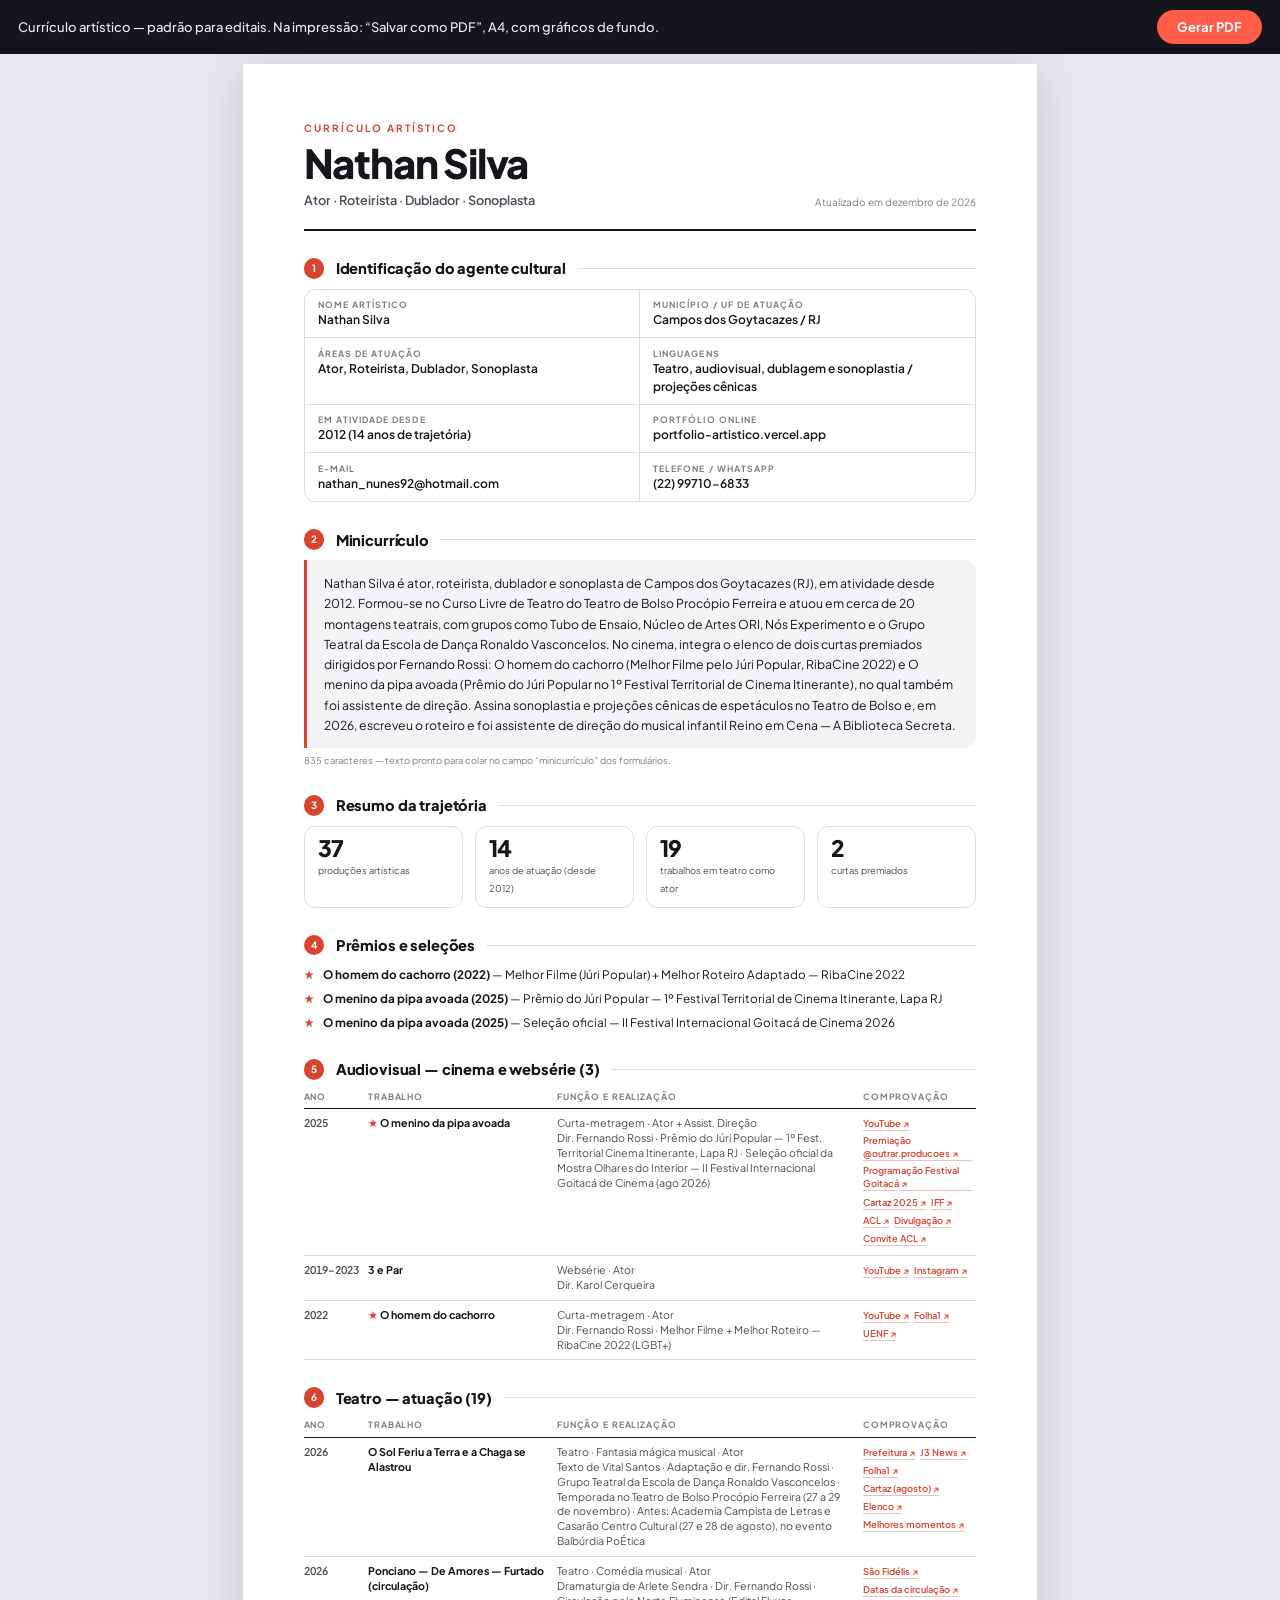
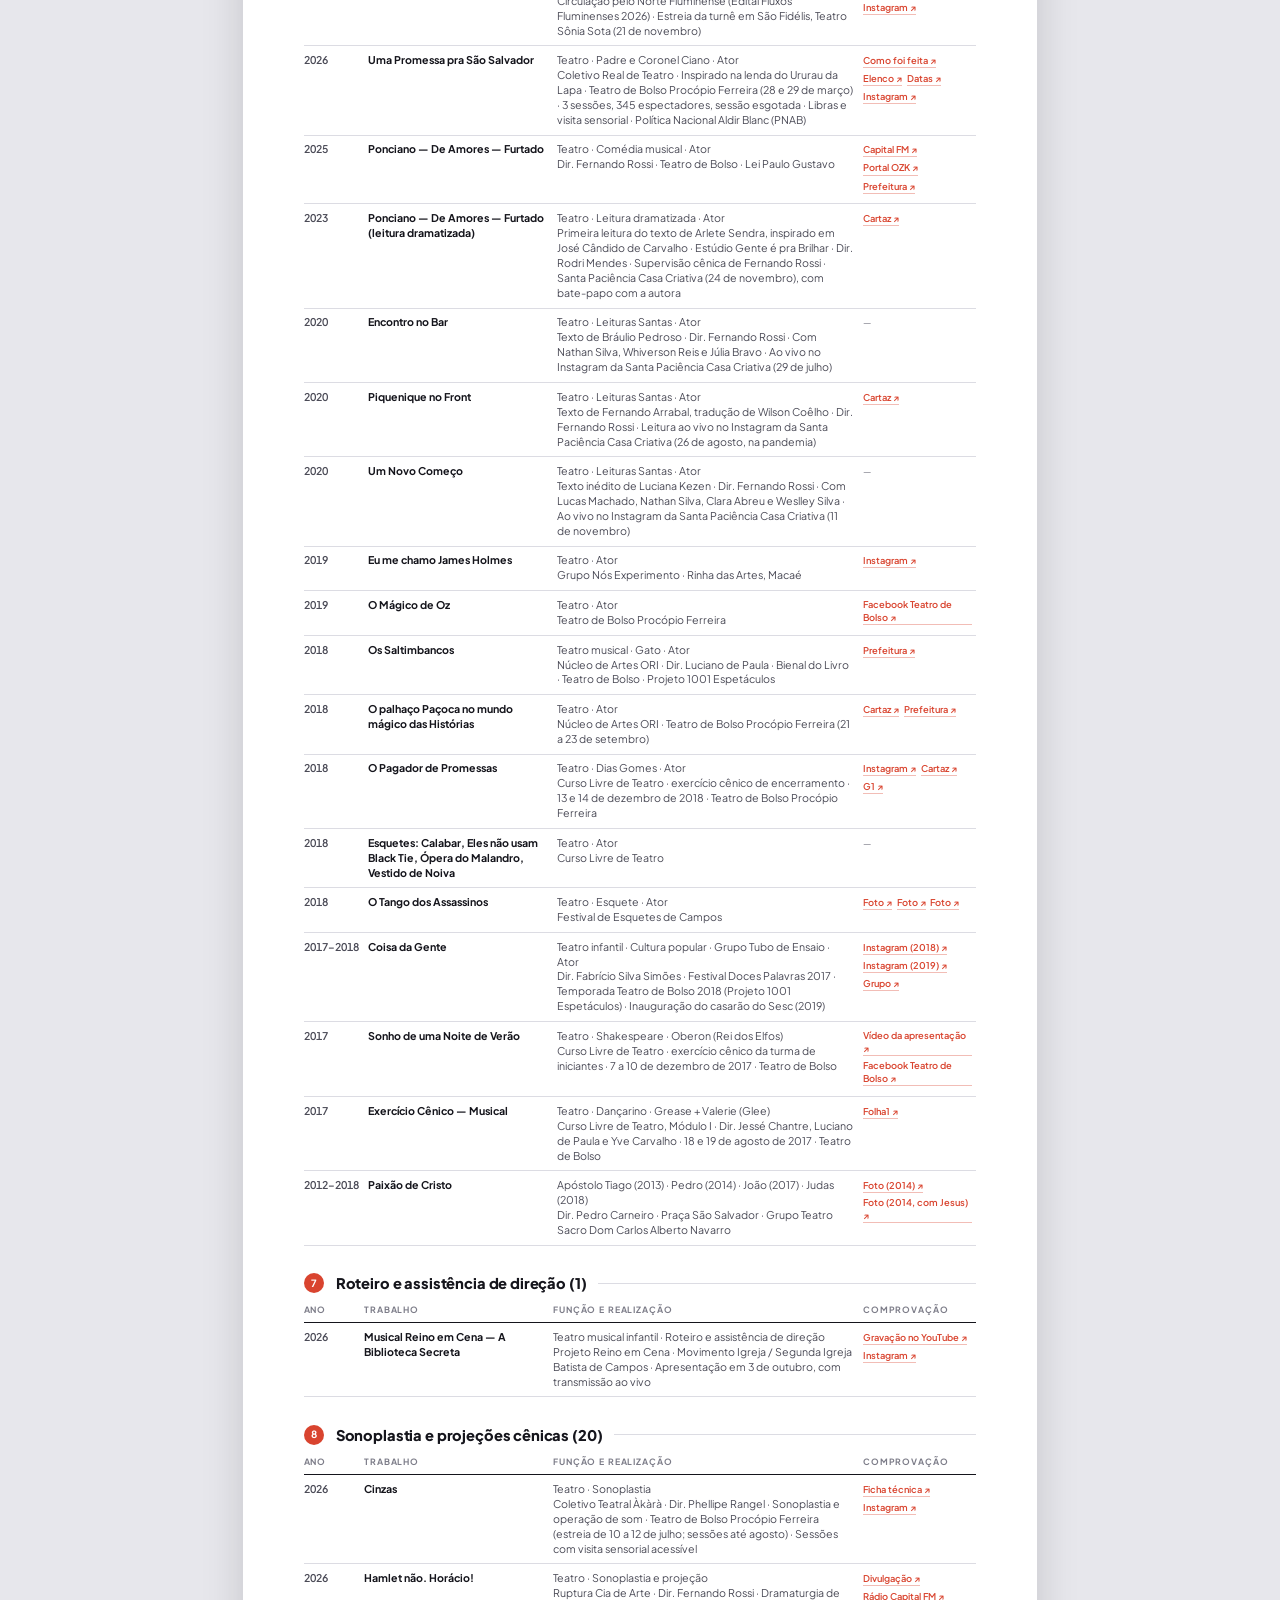
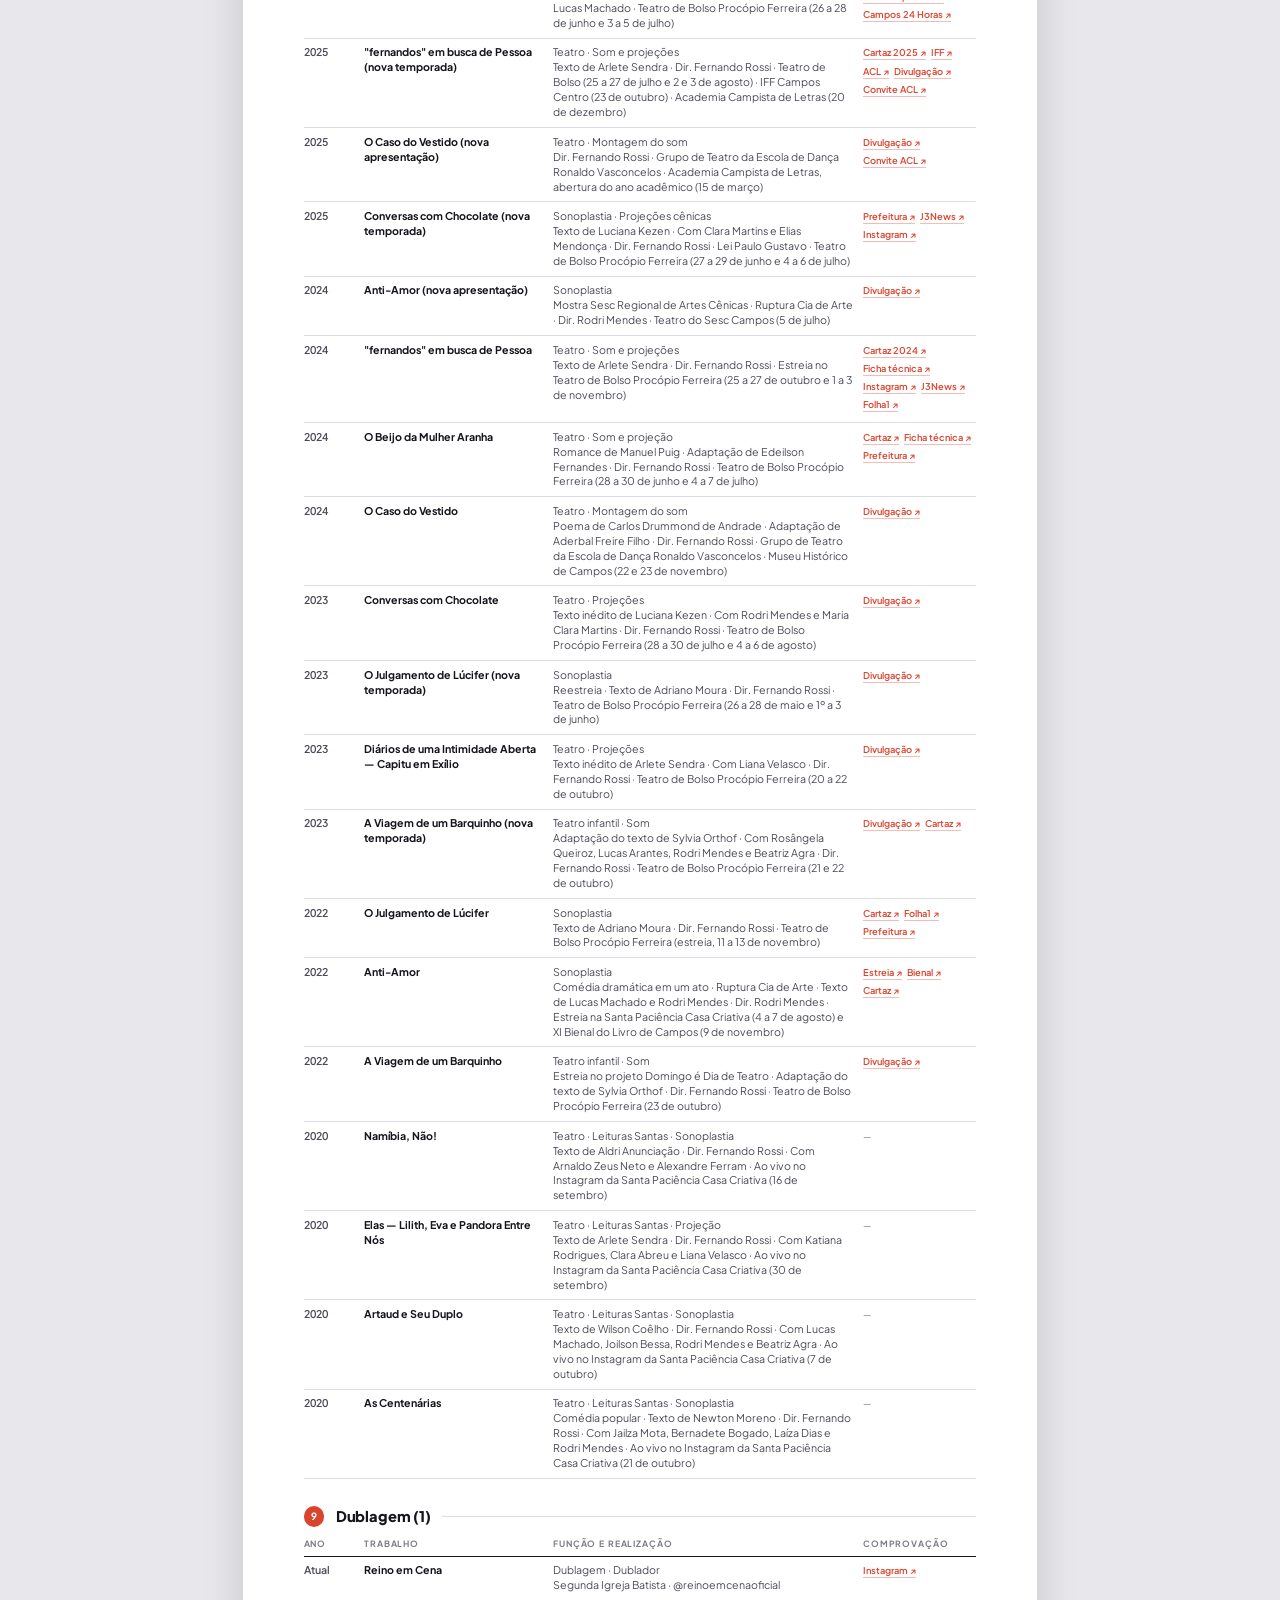
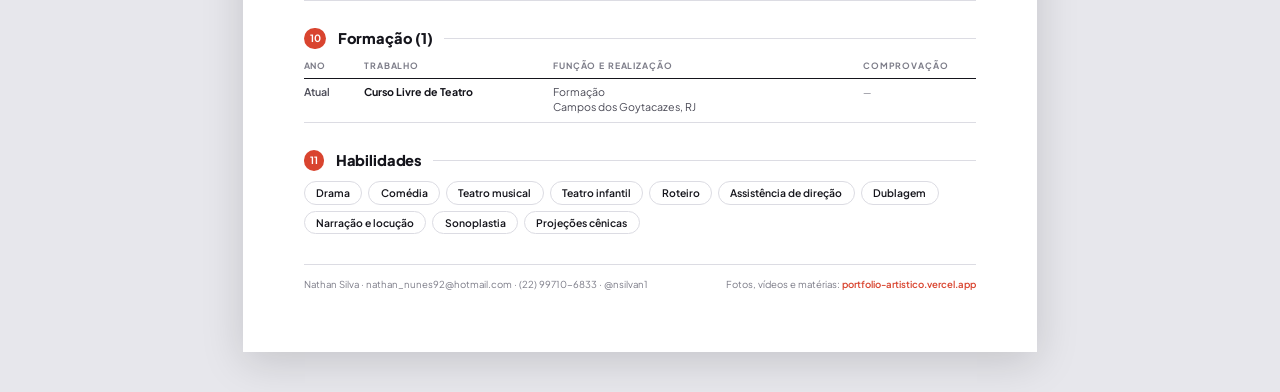
<file: portfolio-pdf.html>
<!DOCTYPE html>
<html lang="pt-BR">
<head>
<meta charset="UTF-8">
<meta name="viewport" content="width=device-width, initial-scale=1.0">
<meta name="robots" content="noindex">
<title>Nathan Silva — Currículo artístico</title>
<link rel="preconnect" href="https://fonts.googleapis.com">
<link rel="preconnect" href="https://fonts.gstatic.com" crossorigin>
<link href="https://fonts.googleapis.com/css2?family=Plus+Jakarta+Sans:wght@400;500;600;700;800&display=swap" rel="stylesheet">
<style>
  @page { size: A4; margin: 15mm 16mm 16mm; }
  * { box-sizing: border-box; margin: 0; padding: 0; }
  html { -webkit-print-color-adjust: exact; print-color-adjust: exact; }
  :root {
    --tinta: #15151c; --tinta-2: #4b4b57; --tinta-3: #7c7c88; --linha: #dcdce3; --fundo-suave: #f4f4f7;
    --coral: #d9442f; --f: 'Plus Jakarta Sans', system-ui, sans-serif;
  }
  body { font-family: var(--f); color: var(--tinta); font-size: 9pt; line-height: 1.5; background: #fff; }
  @media screen {
    body { background: #e7e7ec; padding: 64px 0 40px; }
    .folha { width: 210mm; margin: 0 auto; background: #fff; padding: 15mm 16mm 16mm; box-shadow: 0 10px 40px rgba(0,0,0,.15); }
  }
  .barra { position: fixed; top: 0; left: 0; right: 0; z-index: 10; display: flex; justify-content: space-between; align-items: center; gap: 12px;
    padding: 10px 18px; background: #15151c; color: #eee; font: 500 13px var(--f); }
  .barra button { font: 700 13px var(--f); cursor: pointer; background: #ff5d4a; color: #fff; border: 0; border-radius: 99px; padding: 9px 20px; }
  @media print { .barra { display: none !important; } }

  /* cabeçalho */
  .cab { display: grid; grid-template-columns: 1fr auto; gap: 8mm; align-items: end; padding-bottom: 5mm; border-bottom: 2.5px solid var(--tinta); }
  .cab__tipo { font-size: 7.5pt; font-weight: 700; letter-spacing: .2em; text-transform: uppercase; color: var(--coral); }
  .cab h1 { font-size: 30pt; font-weight: 800; letter-spacing: -.03em; line-height: 1; margin-top: 2mm; }
  .cab__areas { margin-top: 2mm; font-size: 9.5pt; font-weight: 600; color: var(--tinta-2); }
  .cab__data { font-size: 7.5pt; color: var(--tinta-3); text-align: right; }

  h2 { font-size: 11pt; font-weight: 800; letter-spacing: -.01em; margin: 7mm 0 2.5mm; display: flex; align-items: center; gap: 3mm; break-after: avoid; }
  h2 .n { font-size: 7.5pt; font-weight: 700; color: #fff; background: var(--coral); border-radius: 99px; min-width: 5.5mm; height: 5.5mm; display: inline-grid; place-items: center; padding: 0 1.6mm; }
  h2::after { content: ""; flex: 1; height: 1px; background: var(--linha); }

  /* identificação */
  .ident { display: grid; grid-template-columns: repeat(2, 1fr); border: 1px solid var(--linha); border-radius: 3mm; overflow: hidden; }
  .ident div { padding: 2.2mm 3.5mm; border-bottom: 1px solid var(--linha); }
  .ident div:nth-child(odd) { border-right: 1px solid var(--linha); }
  .ident div:nth-last-child(-n+2) { border-bottom: 0; }
  .ident dt { font-size: 6.5pt; font-weight: 700; letter-spacing: .12em; text-transform: uppercase; color: var(--tinta-3); }
  .ident dd { font-size: 9pt; font-weight: 600; }
  .ident a { color: inherit; text-decoration: none; }

  /* minicurrículo */
  .mini { background: var(--fundo-suave); border-left: 3px solid var(--coral); border-radius: 0 3mm 3mm 0; padding: 3.5mm 4.5mm; font-size: 9.2pt; line-height: 1.65; color: var(--tinta); }
  .mini__nota { margin-top: 1.5mm; font-size: 7pt; color: var(--tinta-3); }

  .numeros { display: grid; grid-template-columns: repeat(4, 1fr); gap: 3mm; }
  .numeros div { border: 1px solid var(--linha); border-radius: 3mm; padding: 2.5mm 3.5mm; }
  .numeros b { display: block; font-size: 17pt; font-weight: 800; line-height: 1.1; letter-spacing: -.02em; }
  .numeros small { font-size: 7pt; color: var(--tinta-2); }

  .premios { list-style: none; display: grid; gap: 1.8mm; }
  .premios li { display: grid; grid-template-columns: 5mm 1fr; font-size: 8.8pt; }
  .premios li::before { content: "★"; color: var(--coral); }
  .premios b { font-weight: 700; }

  /* histórico */
  table { width: 100%; border-collapse: collapse; }
  thead th { font-size: 6.5pt; font-weight: 700; letter-spacing: .1em; text-transform: uppercase; color: var(--tinta-3); text-align: left; padding: 0 2mm 1.5mm 0; border-bottom: 1.5px solid var(--tinta); }
  tbody tr { border-bottom: 1px solid var(--linha); break-inside: avoid; }
  td { padding: 1.8mm 2.5mm 1.8mm 0; vertical-align: top; font-size: 8pt; line-height: 1.4; }
  td.ano { width: 16mm; color: var(--tinta-2); font-weight: 600; font-variant-numeric: tabular-nums; white-space: nowrap; }
  td.tit { width: 50mm; font-weight: 700; }
  td.tit .estrela { color: var(--coral); }
  td.det { color: var(--tinta-2); }
  td.fon { width: 30mm; padding-right: 0; }
  td.fon a { display: inline-block; margin: 0 1.2mm .8mm 0; font-size: 7pt; font-weight: 600; color: var(--coral); text-decoration: none; border-bottom: 1px solid rgba(217,68,47,.35); }
  td.fon .sem { font-size: 7pt; color: var(--tinta-3); }

  .habil { display: flex; flex-wrap: wrap; gap: 1.6mm; }
  .habil span { font-size: 7.8pt; font-weight: 600; border: 1px solid var(--linha); border-radius: 99px; padding: .8mm 3mm; }

  .fim { margin-top: 8mm; padding-top: 3mm; border-top: 1px solid var(--linha); display: flex; justify-content: space-between; gap: 6mm; font-size: 7.2pt; color: var(--tinta-3); }
  .fim a { color: var(--coral); text-decoration: none; font-weight: 600; }
  .erro { padding: 20px; color: #b00; }
</style>
</head>
<body>
<div class="barra">
  <span>Currículo artístico — padrão para editais. Na impressão: “Salvar como PDF”, A4, com gráficos de fundo.</span>
  <button type="button" onclick="window.print()">Gerar PDF</button>
</div>
<main class="folha" id="folha"></main>

<script src="site/pdf-dados.js"></script>
<script>
(async () => {
  const { carregar, producoes, h, area, anosDeCarreira, mesAno, MINI, CONTATO: C, finalizar } = window.PDF;
  const folha = document.getElementById('folha');
  try {
    const { itens, premios } = await carregar();

    // cabeçalho
    folha.append(h('header', { class: 'cab' },
      h('div', {},
        h('p', { class: 'cab__tipo', text: 'Currículo artístico' }),
        h('h1', { text: C.nome }),
        h('p', { class: 'cab__areas', text: C.areas })),
      h('p', { class: 'cab__data', text: `Atualizado em ${mesAno()}` })));

    // 1. identificação
    const campo = (rotulo, valor, link) => h('div', {}, h('dt', { text: rotulo }), h('dd', {}, link ? h('a', { href: link, text: valor }) : valor));
    folha.append(h('h2', {}, h('span', { class: 'n', text: '1' }), 'Identificação do agente cultural'),
      h('dl', { class: 'ident' },
        campo('Nome artístico', C.nome),
        campo('Município / UF de atuação', C.cidade),
        campo('Áreas de atuação', C.areas.replace(/ · /g, ', ')),
        campo('Linguagens', C.linguagens),
        campo('Em atividade desde', `2012 (${anosDeCarreira()} anos de trajetória)`),
        campo('Portfólio online', C.site, C.siteUrl),
        campo('E-mail', C.email, 'mailto:' + C.email),
        campo('Telefone / WhatsApp', C.fone),
      ));

    // 2. minicurrículo
    folha.append(h('h2', {}, h('span', { class: 'n', text: '2' }), 'Minicurrículo'),
      h('p', { class: 'mini', text: MINI }),
      h('p', { class: 'mini__nota', text: `${MINI.length} caracteres — texto pronto para colar no campo “minicurrículo” dos formulários.` }));

    // 3. em números + prêmios
    const conta = (a) => itens.filter((it) => area(it) === a).length;
    folha.append(h('h2', {}, h('span', { class: 'n', text: '3' }), 'Resumo da trajetória'),
      h('div', { class: 'numeros' },
        h('div', {}, h('b', { text: String(producoes(itens)) }), h('small', { text: 'produções artísticas' })),
        h('div', {}, h('b', { text: String(anosDeCarreira()) }), h('small', { text: 'anos de atuação (desde 2012)' })),
        h('div', {}, h('b', { text: String(conta('teatro')) }), h('small', { text: 'trabalhos em teatro como ator' })),
        h('div', {}, h('b', { text: String(premios.length) }), h('small', { text: 'curtas premiados' }))));

    folha.append(h('h2', {}, h('span', { class: 'n', text: '4' }), 'Prêmios e seleções'),
      h('ul', { class: 'premios' }, premios.flatMap((p) => p.premio.split(/\s*·\s*/).map((pr) =>
        h('li', {}, h('span', {}, h('b', { text: `${p.titulo} (${p.ano})` }), ' — ', pr))))));

    // 5. histórico por área
    const AREAS = [
      ['audiovisual', 'Audiovisual — cinema e websérie'],
      ['teatro', 'Teatro — atuação'],
      ['roteiro', 'Roteiro e assistência de direção'],
      ['sonoplastia', 'Sonoplastia e projeções cênicas'],
      ['dublagem', 'Dublagem'],
      ['formacao', 'Formação'],
    ];
    let n = 5;
    for (const [chave, nome] of AREAS) {
      const lista = itens.filter((it) => area(it) === chave);
      if (!lista.length) continue;
      folha.append(h('h2', {}, h('span', { class: 'n', text: String(n++) }), `${nome} (${lista.length})`),
        h('table', {},
          h('thead', {}, h('tr', {}, ['Ano', 'Trabalho', 'Função e realização', 'Comprovação'].map((t) => h('th', { text: t })))),
          h('tbody', {}, lista.map((it) => h('tr', {},
            h('td', { class: 'ano', text: it.ano }),
            h('td', { class: 'tit' }, it.premiado ? h('span', { class: 'estrela', text: '★ ' }) : null, it.titulo),
            h('td', { class: 'det' }, it.meta, it.extra ? h('br') : null, it.extra || null),
            h('td', { class: 'fon' }, it.fontes.length
              ? it.fontes.map((f) => h('a', { href: f.u, text: f.t + ' ↗' }))
              : h('span', { class: 'sem', text: '—' })))))));
    }

    folha.append(h('h2', {}, h('span', { class: 'n', text: String(n) }), 'Habilidades'),
      h('div', { class: 'habil' }, ['Drama', 'Comédia', 'Teatro musical', 'Teatro infantil', 'Roteiro', 'Assistência de direção',
        'Dublagem', 'Narração e locução', 'Sonoplastia', 'Projeções cênicas'].map((s) => h('span', { text: s }))));

    folha.append(h('footer', { class: 'fim' },
      h('span', { text: `${C.nome} · ${C.email} · ${C.fone} · ${C.insta}` }),
      h('span', {}, 'Fotos, vídeos e matérias: ', h('a', { href: C.siteUrl, text: C.site }))));
  } catch (e) {
    folha.append(h('p', { class: 'erro', text: 'Não foi possível montar o currículo: ' + e.message }));
  }
  await finalizar();
})();
</script>
</body>
</html>
</file>
